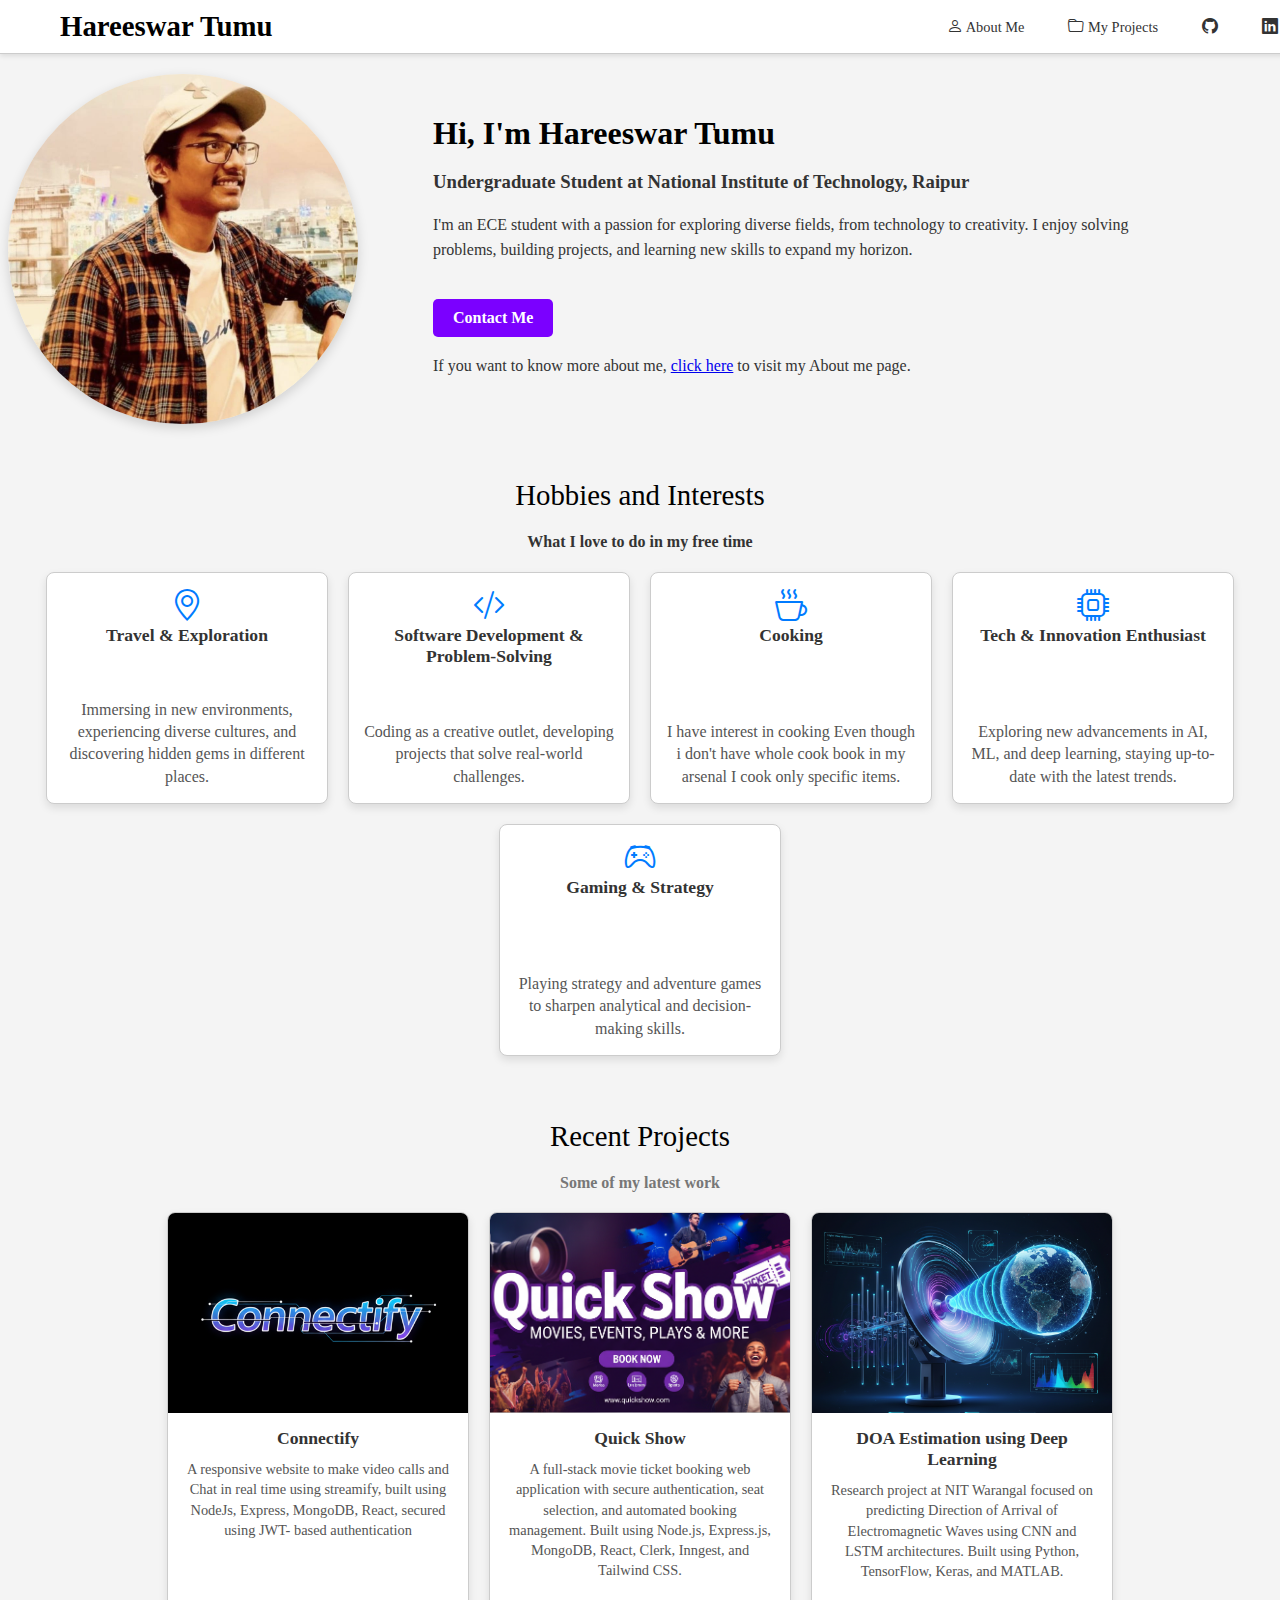
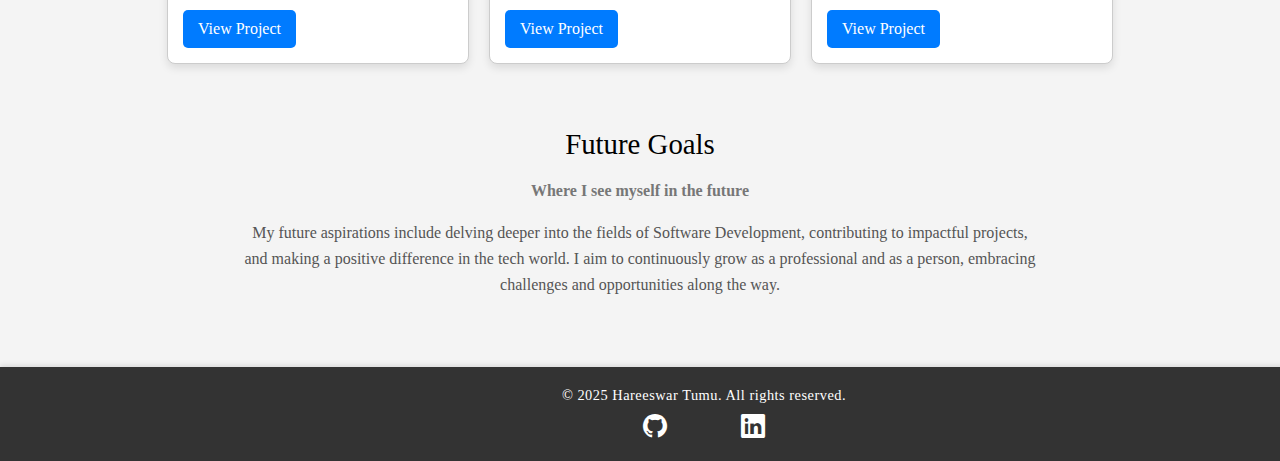
<file: index.html>
<!DOCTYPE html>
<html lang="en">
<head>
    <meta charset="UTF-8">
    <meta name="viewport" content="width=device-width, initial-scale=1.0">
    <title>Document</title>
    <link href="https://cdn.jsdelivr.net/npm/bootstrap-icons/font/bootstrap-icons.css" rel="stylesheet">
    <link rel="stylesheet" href="assests/style.css">
    <style>
        body {
            margin: 0;
            padding: 0;
            justify-content: center;
            box-sizing: border-box;
            overflow-x: hidden; /* Prevent horizontal scrolling */
        }
        .intro-container {
            max-width: 100%; /* Ensure the container spans the full width */
            padding: 0 20px; /* Add some padding for better alignment */
            display: flex; /* Display content side by side */
            flex-direction: row; /* Align items in a row */
            align-items: center; /* Vertically center align content */
            justify-content: center; /* Center align content horizontally */
            text-align: left; /* Align text to the left */
            gap: 150px; /* Add spacing between the image and text */
        }
        .intro-image {
            margin-top: 10px; /* Add some margin above the image */
            margin: 0; /* Remove any margin around the image */
        }
        .intro-image img {
            margin-top: 10px;
            width: 200px; /* Default width */
            height: 200px; /* Default height */
            object-fit: cover; /* Ensure the image maintains aspect ratio */
            border-radius: 50%; /* Make the image circular */
            transition: transform 0.3s ease-in-out;
            box-shadow: 0 4px 12px rgba(0, 0, 0, 0.15); /* Add subtle shadow */
        }
        .intro-image img:hover {
            transform: scale(1.1);
        }
        .intro-text {
            margin-top: 0; /* Remove any margin between the image and text */
        }
        @media (min-width: 1024px) {
            .intro-image img {
                width: 350px; /* Larger width for larger screens */
                height: 350px; /* Larger height for larger screens */
            }
        }
        @media (max-width: 768px) {
            .intro-container {
                flex-direction: column; /* Stack image and text vertically on smaller screens */
                text-align: center; /* Center align text for smaller screens */
                gap: 20px;
            }
        }
    </style>
</head>
<body>
    <!-- Nav Bar -->
     <nav>
        <div class="nav-container">
            <ul class="brand">
                <a href="index.html">Hareeswar Tumu</a>
            </ul>
            <button class="menu-toggle"> &#9776; </button>
            <ul class="nav-links">
                <li><a href="about.html"><i class="bi bi-person header-icon"></i> About Me</a></li>
                <li><a href="projects.html"><i class="bi bi-folder header-icon"></i> My Projects</a></li>
            </ul>
        </div>
     </nav>  
     <script>
        fetch('assests/socials.json').then(response => response.json()).then(socials => {
            const navLinks = document.querySelector('.nav-links');
            navLinks.innerHTML += `
                    <li><a href="${socials.github}" target="_blank"><i class="bi bi-github header-icon"></i></a></li>
                    <li><a href="${socials.linkedin}" target="_blank"><i class="bi bi-linkedin header-icon"></i></a></li>
                `;
        }).catch(error => console.error('Error loading social Links:', error));
    </script>

    <!-- Profile Pic && About myself briefly -->
    <div class="intro-container">
        <div class="intro-image">
            <img src="assests/images/Hareeswar_image.jpg" alt="Hareeswar Tumu's Profile Picture" onclick="openImageModel()" />
        </div>
        <div class="intro-text">
            <h1>Hi, I'm Hareeswar Tumu</h1>
            <h3>Undergraduate Student at National Institute of Technology, Raipur</h3>
            <p>I'm an ECE student with a passion for exploring diverse fields, from technology to creativity. I enjoy solving problems, building projects, and learning new skills to expand my horizon.</p>
            <a href="mailto:kannaya.2101@gmail.com" class="contact-button">Contact Me</a>
            <p>If you want to know more about me, <a href="about.html" class="learn-more-link">click here</a> to visit my About me page.</p>
        </div>
    </div>
    <div id="image-model" style="display: none; position: fixed; top: 0; left: 0; width: 100%; height: 100%; background-color: rgba(0, 0, 0, 0.8); z-index: 1000; justify-content: center; align-items: center;">
        <span onclick="closeImageModel()" style="position: absolute; top: 20px; right: 20px; font-size: 2rem; color: white; cursor: pointer;">&times;</span>
        <img src="assests/images/Hareeswar_image.jpg" alt="Hareeswar Tumu's Profile Picture" style="max-width: 90%; max-height: 90%; border-radius: 50%; box-shadow: 0 8px 24px rgba(0, 0, 0, 0.3);">
    </div>
    <script>
        function openImageModel(){
            document.getElementById('image-model').style.display = 'flex';
        }
        function closeImageModel(){
            document.getElementById('image-model').style.display = 'none';
        }
    </script>

    <!-- Hobbies & Interest -->
    <div class="hobbies-section" style="padding: 20px; text-align: center;">
        <h2>Hobbies and Interests</h2>
        <h4>What I love to do in my free time</h4>
        <div style="display: flex; flex-wrap: wrap; gap: 20px; justify-content: center; align-items: center;">
            <script>
                fetch('assests/hobbies.json').then(response => response.json()).then(hobbies => {
                    const container = document.querySelector('.hobbies-section > div');
                    hobbies.forEach(hobby => {
                         const card = document.createElement('div');
                            card.style.cssText = `
                                width: 250px;
                                min-height: 200px;
                                border: 1px solid #ccc;
                                border-radius: 8px;
                                box-shadow: 0 4px 8px rgba(0, 0, 0, 0.1);
                                padding: 15px;
                                background-color: #fff;
                                text-align: center;
                                display: flex;
                                flex-direction: column;
                                justify-content: space-between;
                            `;
                            const icons = {
                                "Photography": "bi-camera",
                                "Traveling": "bi-geo-alt",
                                "Travel & Exploration": "bi-geo-alt",
                                "Coding": "bi-code-slash",
                                "Software Development & Problem-Solving": "bi-code-slash",
                                "Reading": "bi-book",
                                "Reading & Learning": "bi-book",
                                "Gaming": "bi-controller",
                                "Gaming & Strategy": "bi-controller",
                                "Tech & Innovation Enthusiast": "bi-cpu",
                                "Cooking": "bi-cup-hot"
                            };
                            card.innerHTML = `
                                <div>
                                    <i class="bi ${icons[hobby.title]}" style="font-size: 2rem; color: #007BFF; margin-bottom: 10px;"></i>
                                    <h3 style="margin: 0 0 10px; font-size: 1.1rem;">${hobby.title}</h3>
                                </div>
                                <p style="color: #555; margin: 0; line-height: 1.4;">${hobby.description}</p>
                            `;
                        container.appendChild(card);
                    });
                }).catch(error => console.error('Error loading hobbies:', error));
            </script>
        </div>
    </div>

    <!-- Projets Show case -->
    <div class="projects-preview" style="padding: 20px; text-align: center;">
        <h2>Recent Projects</h2>
        <h4 style="color: #777; margin-bottom: 20px;">Some of my latest work</h4>
        <div style="display: flex; flex-wrap: wrap; gap: 20px; justify-content: center; align-items: center;">
            <script>
                fetch('assests/projects.json').then(response => response.json()).then(projects => {
                    const topProjects = projects.slice(0,3);
                    const container = document.querySelector('.projects-preview > div');
                    topProjects.forEach(project => {
                        const card = document.createElement('div');
                            card.style.cssText = `
                                width: 300px;
                                height: 450px;
                                border: 1px solid #ccc;
                                border-radius: 8px;
                                box-shadow: 0 4px 8px rgba(0, 0, 0, 0.1);
                                overflow: hidden;
                                background-color: #fff;
                                display: flex;
                                flex-direction: column;
                            `;
                            card.innerHTML = `
                                <img src="assests/images/${project.title.replace(/\s+/g, '').toLowerCase()}.png" alt="${project.title}" style="width: 100%; height: 200px; object-fit: cover;">
                                <div style="padding: 15px; flex-grow: 1; display: flex; flex-direction: column; justify-content: space-between;">
                                    <div>
                                        <h3 style="margin: 0 0 10px; font-size: 1.1rem;">${project.title}</h3>
                                        <p style="color: #555; margin: 0; font-size: 0.9rem; line-height: 1.4;">${project.description}</p>
                                    </div>
                                    <a href="${project.github || project.link}" target="_blank" style="display: inline-block; padding: 10px 15px; background-color: #007BFF; color: #fff; text-decoration: none; border-radius: 5px; margin-top: 15px; align-self: flex-start;">View Project</a>
                                </div>
                            `;
                            container.appendChild(card);
                    });
                }).catch(error => console.error('Error loading projects:', error));
            </script>
        </div>
    </div>

    <!-- Future Goals -->
     <div class="fututre-goals" style="padding: 20px; text-align: center;">
        <h2>Future Goals</h2>
        <h4 style="color: #777; margin-bottom: 20px;">Where I see myself in the future</h4>
        <p style="max-width: 800px; margin: 0 auto; color: #555;">
                        My future aspirations include delving deeper into the fields of Software Development, contributing to impactful projects, and making a positive difference in the tech world. I aim to continuously grow as a professional and as a person, embracing challenges and opportunities along the way.
        </p>
     </div>

    <!-- Footer -->
    <script src="assests/js/script.js"></script>
    <footer class="footer">
        <ul class="nav-links">
            <li>&copy; 2025 Hareeswar Tumu. All rights reserved.
            </li>
        </ul>
        <ul class="nav-links" id="footer-social-links"></ul>
    </footer>
    <script>
        fetch('assests/socials.json').then(response => response.json()).then(socials => {
            const footerSocialLinks = document.querySelector('#footer-social-links');
            footerSocialLinks.innerHTML += `
                    <li><a href="${socials.github}" target="_blank"><i class="bi bi-github footer-icon"></i></a></li>
                    <li><a href="${socials.linkedin}" target="_blank"><i class="bi bi-linkedin footer-icon"></i></a></li>
                `;
        }).catch(error => console.error('Error loading footer social Links:', error));
    </script>
</body>
</html>
</file>
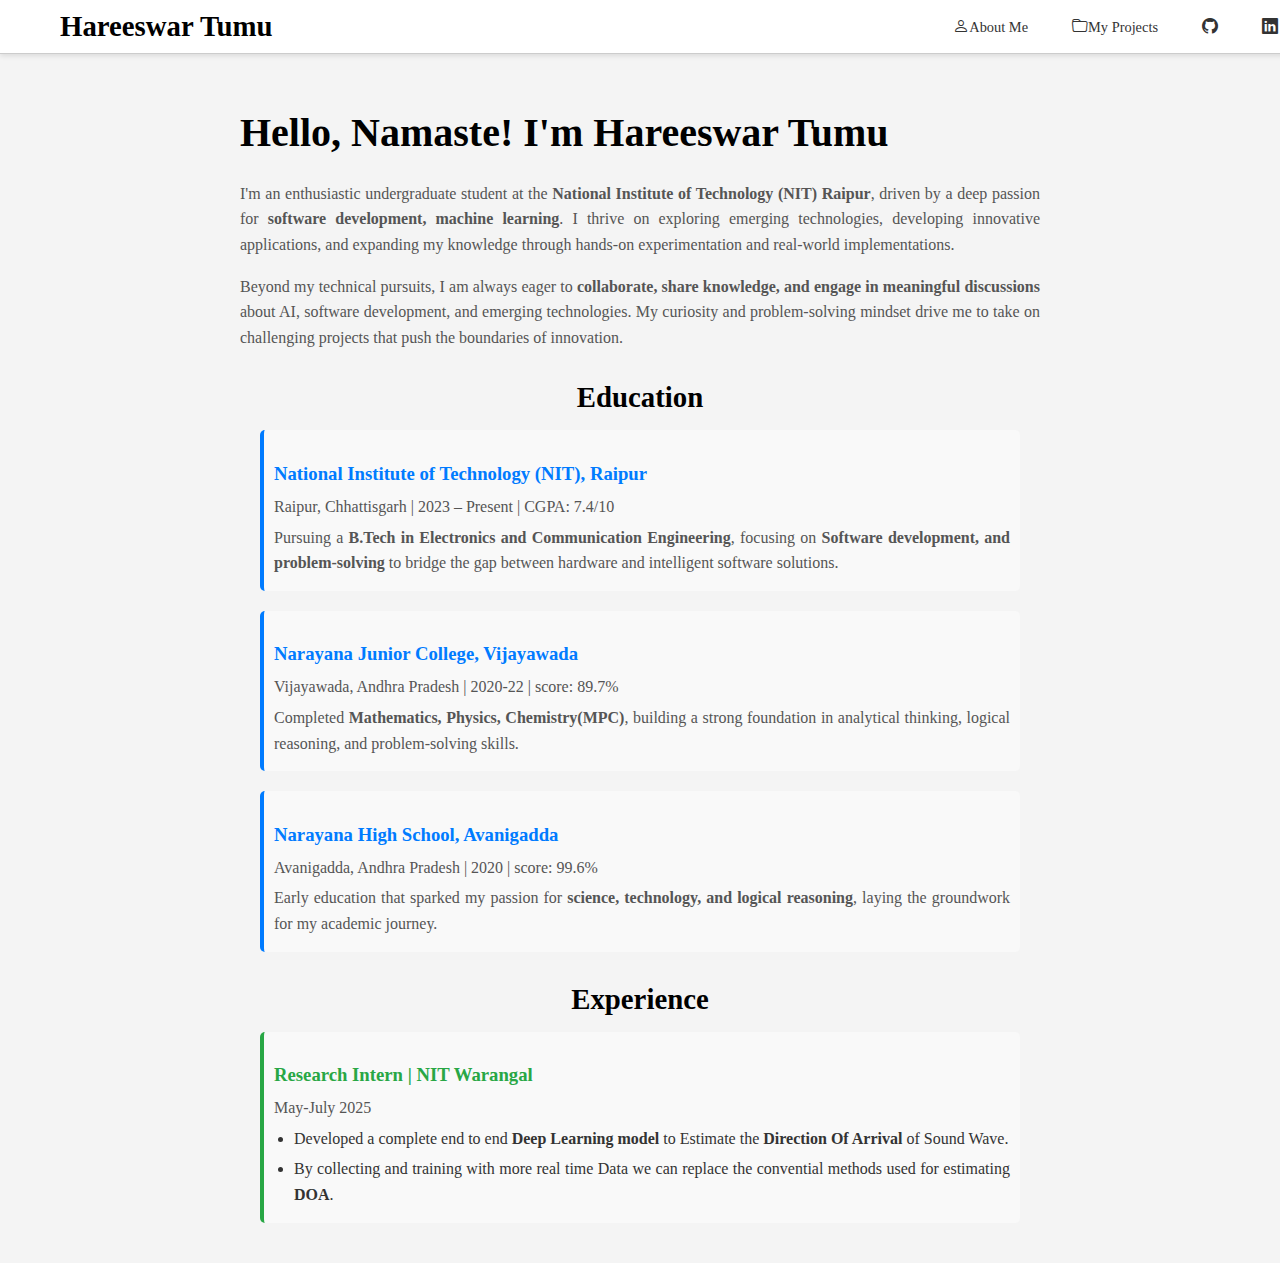
<file: about.html>
<!DOCTYPE html>
<html lang="en">
<head>
    <meta charset="UTF-8">
    <meta name="viewport" content="width=device-width, initial-scale=1.0">
    <title>About-Hareeswar Tumu</title>
    <link rel="stylesheet" href="assests/style.css">
    <link href="https://cdn.jsdelivr.net/npm/bootstrap-icons/font/bootstrap-icons.css" rel="stylesheet">
    <style>
        body {
            margin: 0;
            padding: 0;
            box-sizing: border-box;
            overflow-x: hidden;
            text-align: justify;
        }
        div {
            max-width: 100%;
            padding: 0 20px;
        }
        .about-container {
            display: flex;
            flex-direction: column;
            align-items: center;
            padding: 20px;
        }
        .about-content {
            max-width: 800px;
            text-align: justify; /* Ensure about content is justified */
            line-height: 1.6;
        }
        .section-title {
            font-size: 1.5em;
            margin-top: 20px;
            margin-bottom: 10px;
            text-align: center;
        }
        .education, .experience {
            margin-bottom: 20px;
        }
        .footer {
            margin-top: 20px;
        }
        @media (max-width: 768px) {
            .about-container {
                padding: 10px; /* Reduce padding for smaller screens */
            }
            .about-content {
                max-width: 100%; /* Allow full width */
                text-align: center; /* Center-align text */
                padding: 0 10px; /* Add padding for better spacing */
            }
            .section-title {
                font-size: 1.2em; /* Reduce font size */
                margin-top: 15px;
                margin-bottom: 8px;
            }
            .education-item, .experience-item {
                padding: 8px; /* Reduce padding */
                margin-bottom: 15px; /* Reduce margin */
            }
            .education-item h3, .experience-item h3 {
                font-size: 1rem; /* Adjust heading size */
            }
            .education-item p, .experience-item p {
                font-size: 0.9rem; /* Adjust paragraph size */
            }
        }
    </style>
</head>
<body>
    <nav>
        <div class="nav-container">
            <ul class="brand">
                <a href="index.html">Hareeswar Tumu</a>
            </ul>
            <button class="menu-toggle">&#9776;</button>
            <ul class="nav-links">
                <li><a href="about.html"><i class="bi bi-person header-icon"></i>About Me</a></li>
                <li><a href="projects.html"><i class="bi bi-folder header-icon"></i>My Projects</a></li>
            </ul>
        </div>
    </nav>
    <script>
        fetch('assests/socials.json').then(response => response.json()).then(socials => {
            const navLinks = document.querySelector('.nav-links');
            navLinks.innerHTML += `
                    <li><a href="${socials.github}" target="_blank"><i class="bi bi-github header-icon"></i></a></li>
                    <li><a href="${socials.linkedin}" target="_blank"><i class="bi bi-linkedin header-icon"></i></a></li>
            `;
        }).catch(error => console.error('Error loading social Links:', error));
    </script>
    
    <!-- About Content -->
     <div class="about-container">
        <div class="about-content">
            <h1>Hello, Namaste! I'm <strong>Hareeswar Tumu</strong></h1>
            <p>
                I'm an enthusiastic undergraduate student at the <strong>National Institute of Technology (NIT) Raipur</strong>, driven by a deep passion for 
                <strong>software development, machine learning</strong>. I thrive on exploring emerging technologies, developing innovative applications, 
                and expanding my knowledge through hands-on experimentation and real-world implementations.
            </p>
            <p>
                Beyond my technical pursuits, I am always eager to <strong>collaborate, share knowledge, and engage in meaningful discussions</strong> about AI, software development, 
                and emerging technologies. My curiosity and problem-solving mindset drive me to take on challenging projects that push the boundaries of innovation.
            </p>
            <h2 class="" style="font-weight: 700; font-weight: bold; text-align: center;">Education</h2>
            <div class="education">
                <div class="education-item">
                    <h3> National Institute of Technology (NIT), Raipur</h3>
                    <p>Raipur, Chhattisgarh | 2023 – Present | CGPA: 7.4/10</p>
                    <p>
                        Pursuing a <strong>B.Tech in Electronics and Communication Engineering</strong>, focusing on <strong>Software development, and problem-solving</strong> 
                        to bridge the gap between hardware and intelligent software solutions.
                    </p>
                </div>
                <div class="education-item">
                    <h3>Narayana Junior College, Vijayawada</h3>
                    <p>Vijayawada, Andhra Pradesh | 2020-22 | score: 89.7%</p>
                    <p>
                        Completed <strong>Mathematics, Physics, Chemistry(MPC)</strong>, building a strong foundation in analytical thinking, logical reasoning, and problem-solving skills.
                    </p>
                </div>
                <div class="education-item">
                    <h3>
                        Narayana High School, Avanigadda
                    </h3>
                    <p>
                        Avanigadda, Andhra Pradesh | 2020 | score: 99.6%
                    </p>
                    <p>
                        Early education that sparked my passion for <strong> science, technology, and logical reasoning</strong>, laying the groundwork for my academic journey.
                    </p>
                </div>
                 <style>
                .education-item {
                    margin-bottom: 20px;
                    padding: 10px;
                    border-left: 4px solid #007bff;
                    background-color: #f9f9f9;
                    border-radius: 5px;
                }
                .education-item h3 {
                    margin-bottom: 5px;
                    color: #007bff;
                }
                .education-item p {
                    margin: 5px 0;
                }
            </style>
            </div>
            <h2 style="font-weight: bold; font-weight: 700; text-align: center;">Experience</h2>
            <div class="experience">
                <div class="experience-item">
                    <h3> Research Intern | NIT Warangal</h3>
                    <p>May-July 2025</p>
                    <ul>
                        <li>
                            Developed a complete end to end <strong>Deep Learning model</strong> to Estimate the <strong>Direction Of Arrival</strong> of Sound Wave. 
                        </li>
                        <li>
                            By collecting and training with more real time Data we can replace the convential methods used for estimating <strong>DOA</strong>.
                        </li>
                    </ul>
                </div>
                <style>
                .experience-item {
                    margin-bottom: 20px;
                    padding: 10px;
                    border-left: 4px solid #28a745;
                    background-color: #f9f9f9;
                    border-radius: 5px;
                }
                .experience-item h3 {
                    margin-bottom: 5px;
                    color: #28a745;
                }
                .experience-item p {
                    margin: 5px 0;
                }
                .experience-item ul {
                    margin: 5px 0;
                    padding-left: 20px;
                }
                .experience-item ul li {
                    margin-bottom: 5px;
                }
            </style>
            </div>
        </div>
     </div>
    

    <script src="assests/js/script.js"></script>
</body>
</html>
</file>
<file: assests/style.css>
body {
    font-family: 'Georgia', serif; /* Classic serif font */
    background-color: #f4f4f4; /* Light gray background */
    color: #333; /* Dark gray text */
    text-align: left; /* Left-aligned text */
    margin: 0;
    padding: 0;
    box-sizing: border-box;
    overflow-x: hidden; /* Prevent horizontal scrolling */
}

h1, h2 {
    color: #000; /* Black text for headings */
    margin-bottom: 10px;
}

h1 {
    font-size: 2.5rem;
    font-weight: bold;
}

h2 {
    font-size: 1.8rem;
    font-weight: normal;
}

nav {
    position: relative;
    top: 0;
    left: 0;
    width: 100%; /* Full width for header */
    margin: 0 auto;
    background-color: #ffffff; /* White background */
    border-bottom: 1px solid #ccc; /* Subtle border */
    padding: 10px 20px;
    box-shadow: 0 2px 5px rgba(0, 0, 0, 0.1); /* Subtle shadow */
}

.nav-container {
    display: flex;
    justify-content: space-between; /* Ensure space between brand and menu */
    align-items: center;
    position: relative;
    padding: 0; /* Remove left padding */
}

.brand a {
    color: #000; /* Black text */
    text-decoration: none;
    font-size: 1.8rem;
    font-weight: bold;
}

.brand {
    justify-content: flex-start;
    flex: 1; /* Allow the brand to take up available space */
    text-align: left; /* Align brand to the left */
    margin: 0; /* Remove left margin */
}

.nav-links {
    list-style: none;
    margin: 0;
    padding: 0;
    display: flex;
    flex-wrap: wrap; /* Allow wrapping for smaller screens */
    justify-content: center; /* Center links on smaller screens */
}

.nav-links li {
    margin: 5px 10px; /* Adjust spacing for better appearance on mobile */
}

.nav-links li a {
    color: #333; /* Dark gray text */
    text-decoration: none;
    font-size: 0.9rem; /* Slightly smaller font for mobile */
    font-weight: normal;
    padding: 8px 12px; /* Adjust padding for better touch targets */
}

.nav-links li a:hover {
    color: #000; /* Black text on hover */
    text-decoration: none; /* Remove underline */
    background-color: #f0f0f0; /* Light gray background on hover */
    border-radius: 5px; /* Rounded corners */
    padding: 5px 10px; /* Add padding for better appearance */
}

.nav-links li a .header-icon {
    font-size: 1rem; /* Adjust icon size for mobile */
    color: #333; /* Dark gray color for icons */
    transition: transform 0.3s ease, color 0.3s ease;
}

.nav-links li a .header-icon:hover {
    transform: scale(1.2); /* Slight zoom on hover */
    color: #000; /* Change color on hover */
}

.menu-toggle {
    display: none; /* Hidden by default */
    font-size: 1.8rem; /* Slightly larger for better visibility */
    cursor: pointer;
    background: none;
    border: none;
    color: #333;
    position: absolute;
    top: 15px; /* Adjusted for better alignment */
    right: 20px;
    text-align: right;
    margin-right: 10px;
    transition: transform 0.3s ease, color 0.3s ease; /* Add smooth animation */
    flex: 0; /* Prevent the menu toggle from taking extra space */
    position: relative;
    z-index: 10; /* Ensure it stays above other elements */
}

.menu-toggle:hover {
    color: #007BFF; /* Change color on hover */
    transform: scale(1.2); /* Slight zoom effect */
}

.menu-toggle:focus {
    outline: none;
}

@media (max-width: 768px) {
    .nav-container {
        justify-content:left; /* Ensure space between brand and menu */
        align-items: start;
    }
    .menu-toggle {
        display: inline; /* Show toggle button on smaller screens */
        position: absolute;
        right: 20px; /* Align toggle to the extreme right */
        top: 15px; /* Adjust for better alignment */
    }
    .brand {
        justify-content: flex-start;
        flex: 0;
        margin-left: 20px; /* Align brand to the extreme left */
    }
    nav .nav-links {
        display: none; /* Hide links by default */
        flex-direction: column; /* Stack links vertically */
        background-color: #fff;
        position: absolute;
        top: 50px;
        right: 10px; /* Add margin from right edge */
        width: 80%; /* Sidebar width adjusted to fit content */
        max-width: 300px; /* Limit maximum width */
        box-shadow: 0 2px 5px rgba(0, 0, 0, 0.1);
        z-index: 1000;
        padding: 15px; /* Increased padding for better spacing */
        border-left: 1px solid #ccc; /* Subtle border for sidebar */
    }

    nav .nav-links.active {
        display: flex; /* Show links when active */
    }

    nav .nav-links li {
        margin: 10px 0; /* Add spacing between links */
    }

    nav .nav-links li a {
        padding: 10px 15px; /* Adjust padding for better touch targets */
        text-align: left; /* Align text to the left */
        font-size: 1rem; /* Slightly larger font for better readability */
    }

    .intro-image img {
        width: 120px; /* Smaller width for mobile */
        height: 120px; /* Smaller height for mobile */
    }

    .footer {
        display: flex; /* Ensure footer is visible */
        flex-direction: column; /* Stack items vertically */
        align-items: center; /* Center align items */
        justify-content: center; /* Center align content */
        width: 100%; /* Set footer width to 100% */
        position: relative; /* Ensure position is relative */
        padding: 15px; /* Add padding for better spacing */
    }

    .footer .nav-links {
        flex-direction: column; /* Stack links vertically */
        gap: 10px; /* Add spacing between links */
        width: 100%; /* Spread links across the full width */
        text-align: center; /* Center align text */
    }

    .footer .nav-links {
        display: flex; /* Ensure footer links remain visible */
        flex-direction: row; /* Keep footer links in a row */
        justify-content: center; /* Center align footer links */
        gap: 50px; /* Maintain gap between footer links */
    }

    .nav-links li a span {
        display: inline; /* Ensure names are visible */
        font-size: 0.9rem; /* Adjust font size for smaller screens */
        margin-left: 5px; /* Add spacing between icon and name */
    }

    .intro-container {
        flex-direction: column; /* Stack image and text vertically */
        align-items: center; /* Center align content */
    }

    .intro-image {
        margin-bottom: 20px; /* Add spacing below the image */
    }

    .intro-text {
        max-width: 100%; /* Allow text to take full width */
        text-align: center; /* Center align text */
    }
}

p {
    color: #555; /* Medium gray text */
    line-height: 1.6; /* Improved readability */
}

.intro-container {
    display: flex;
    align-items: center;
    justify-content: space-between;
    margin: 40px auto; /* Centered horizontally */
    padding: 0; /* Remove padding */
    max-width: 1000px; /* Adjust width */
    border: none; /* Remove border */
    border-radius: 0; /* Remove border radius */
    background-color: transparent; /* Transparent background */
    box-shadow: none; /* Remove shadow */
}

.intro-image {
    width: 200px; /* Slightly larger image */
    height: 200px;
    border: none; /* Remove border */
    border-radius: 50%;
    background-color: #e0e0e0; /* Placeholder background */
    display: flex;
    align-items: center;
    justify-content: center;
    font-size: 1rem; /* Adjust font size */
    color: #555;
}

.intro-text {
    max-width: 60%; /* Adjust width for text */
    margin-right: 20px;
}

.intro-text h1 {
    font-size: 2rem;
    margin-bottom: 10px;
}

.intro-text h2 {
    font-size: 1.5rem;
    margin-bottom: 10px;
    color: #666; /* Slightly lighter gray */
}

.intro-text p {
    font-size: 1rem;
    color: #333; /* Dark gray */
}

.contact-button {
    display: inline-block;
    margin-top: 20px;
    padding: 10px 20px;
    font-size: 1rem;
    font-weight: bold;
    color: #fff;
    background-color: #7b00ff; /* Blue background */
    text-decoration: none;
    border-radius: 5px;
    transition: background-color 0.3s ease;
}

.contact-button:hover {
    background-color: #9ca3aa; /* Darker blue on hover */
    color: #000;
    transform: scale(1.05); /* Slight zoom effect */
    box-shadow: 0 4px 8px rgba(0, 0, 0, 0.2); /* Add shadow on hover */
}

.footer {
    position: relative; /* Place footer after content */
    bottom: 0;
    width: 110%; /* Ensure footer stretches across the full page */
    justify-content: center;
    display: block;
    background-color: #333 !important; /* Ensure consistent dark gray background */
    color: #fff; /* White text */
    text-align: center;
    padding: 15px 0;
    box-shadow: 0 -2px 5px rgba(0, 0, 0, 0.1); /* Subtle shadow */
    margin-top: 50px; /* Add spacing from the content above */
    font-size: 0.9rem; /* Adjust font size for better readability */
    letter-spacing: 0.5px; /* Add slight spacing between letters */
}

.footer .nav-links {
    list-style: none;
    padding: 5px;
    margin: 0 auto; /* Center the content inside the footer */
    display: flex;
    justify-content: center;
    align-items: center;
    gap: 50px;
    max-width: 1200px; /* Limit the content width for better alignment */
}

.footer .nav-links li {
    margin: 0;
}

.footer .nav-links li a {
    color: #fff; /* White text */
    text-decoration: none;
    font-size: 0.9rem;
}

.footer .nav-links li a:hover {
    text-decoration: none; /* Remove underline */
    color: inherit; /* Keep the same color */
}

.footer .nav-links li a .footer-icon {
    font-size: 1.5rem; /* Adjust icon size */
    color: #fff; /* White color for icons */
    transition: transform 0.3s ease, color 0.3s ease;
}

.footer .nav-links li a .footer-icon:hover {
    transform: scale(1.2); /* Slight zoom on hover */
    color: #007BFF; /* Change color on hover */
}

html {
    scroll-behavior: smooth; /* Smooth scrolling for anchor links */
}
</file>
